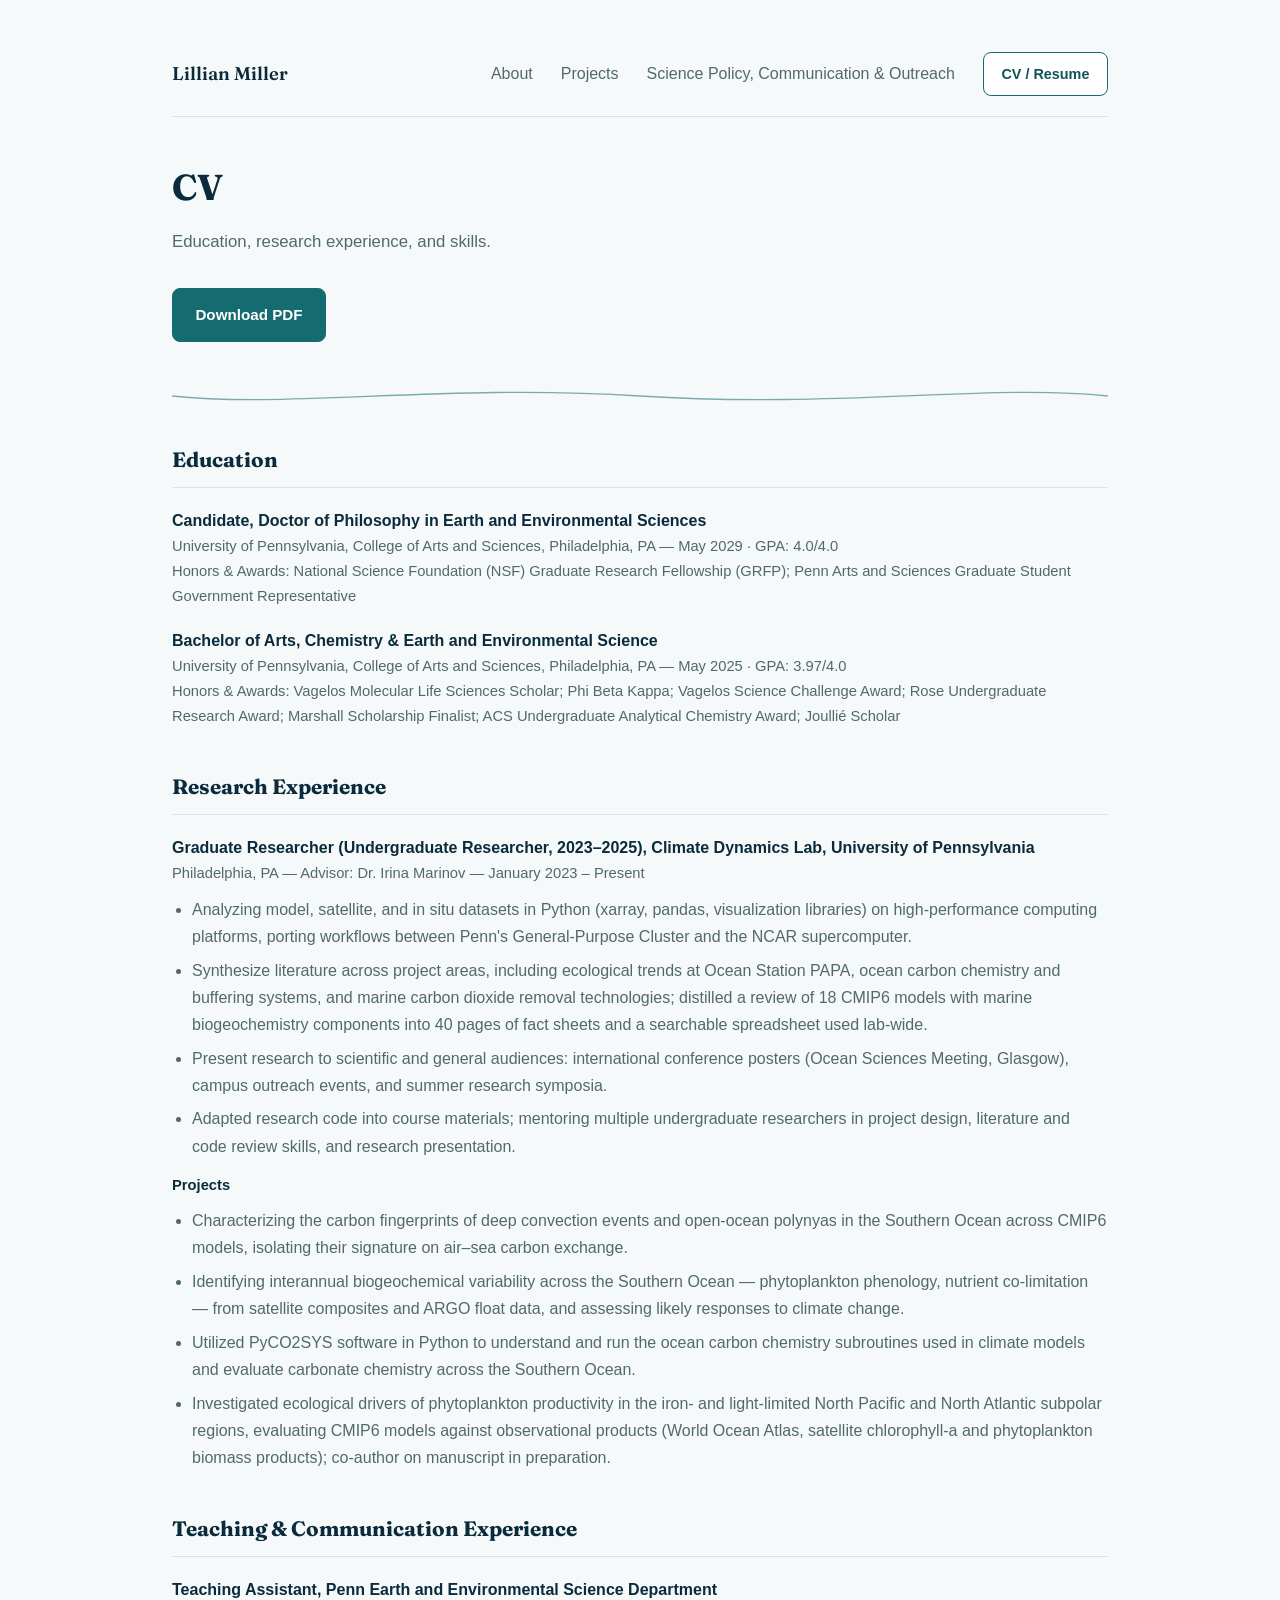
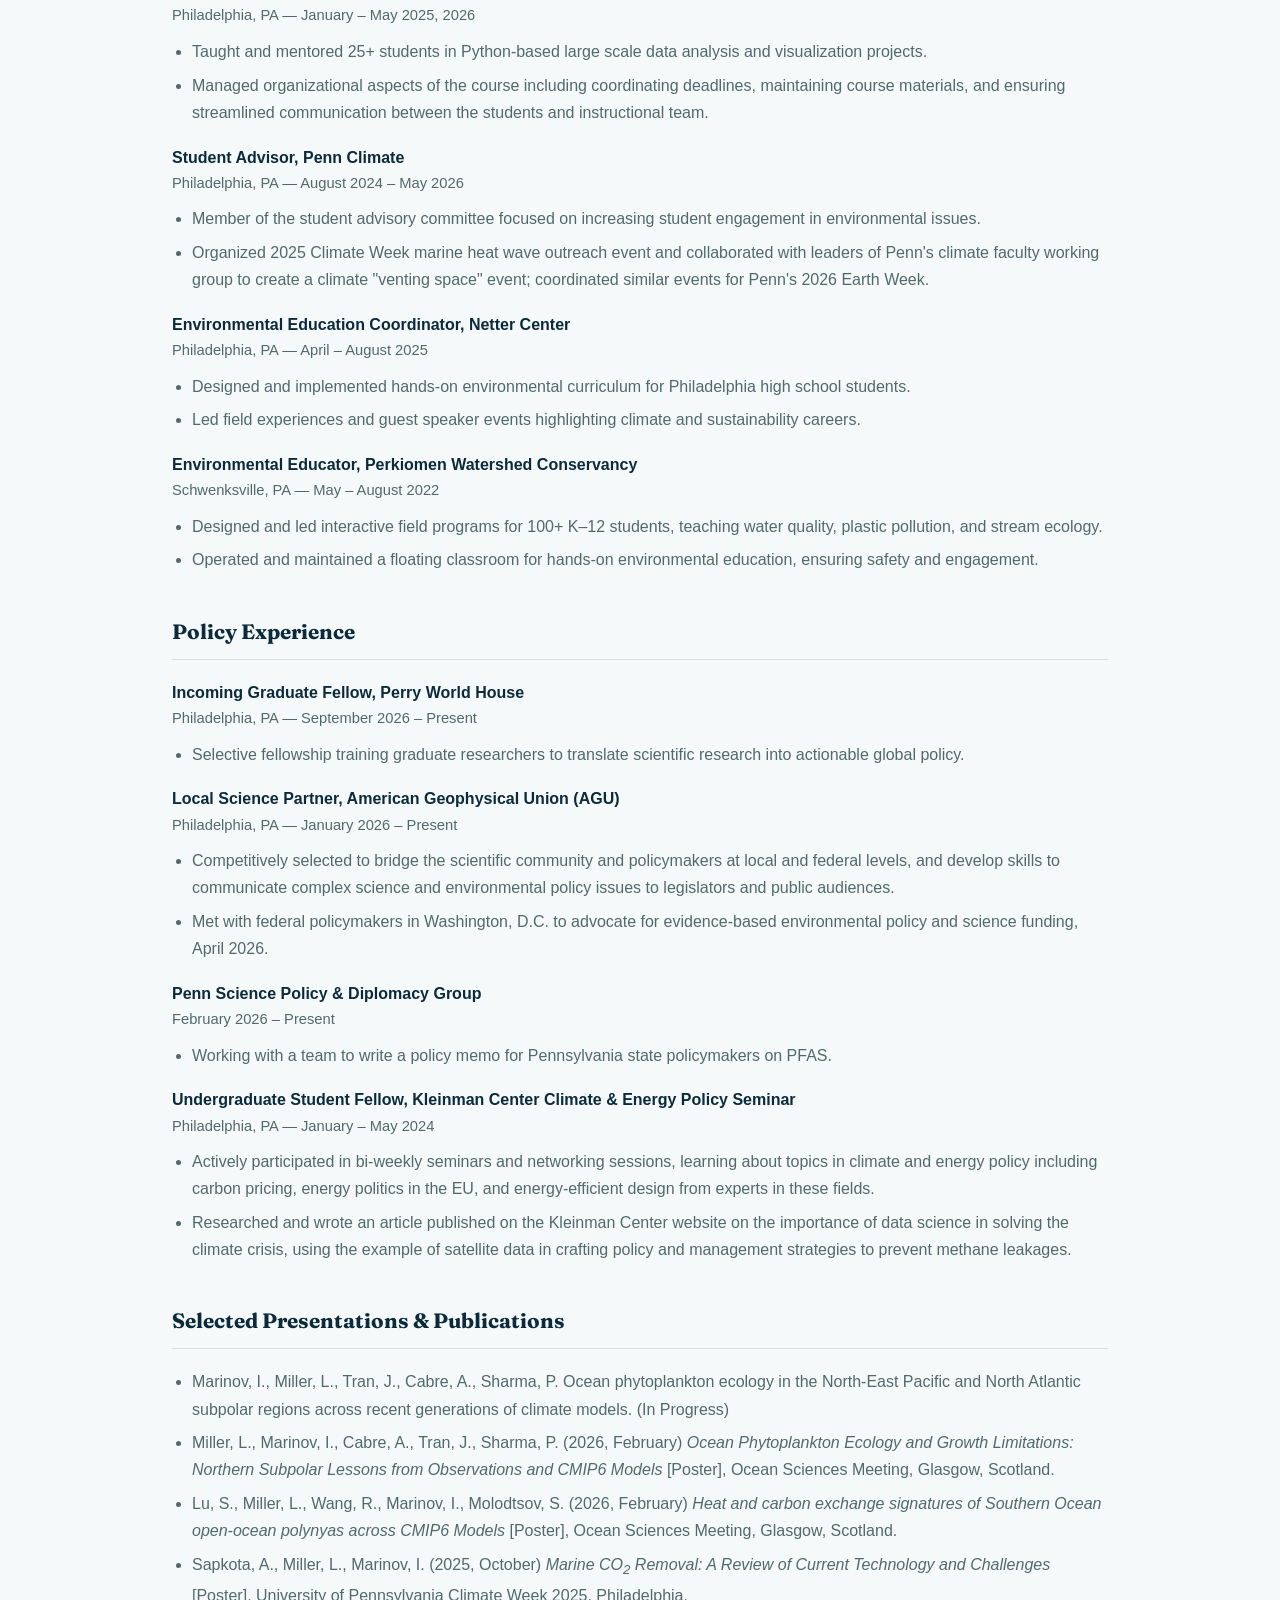
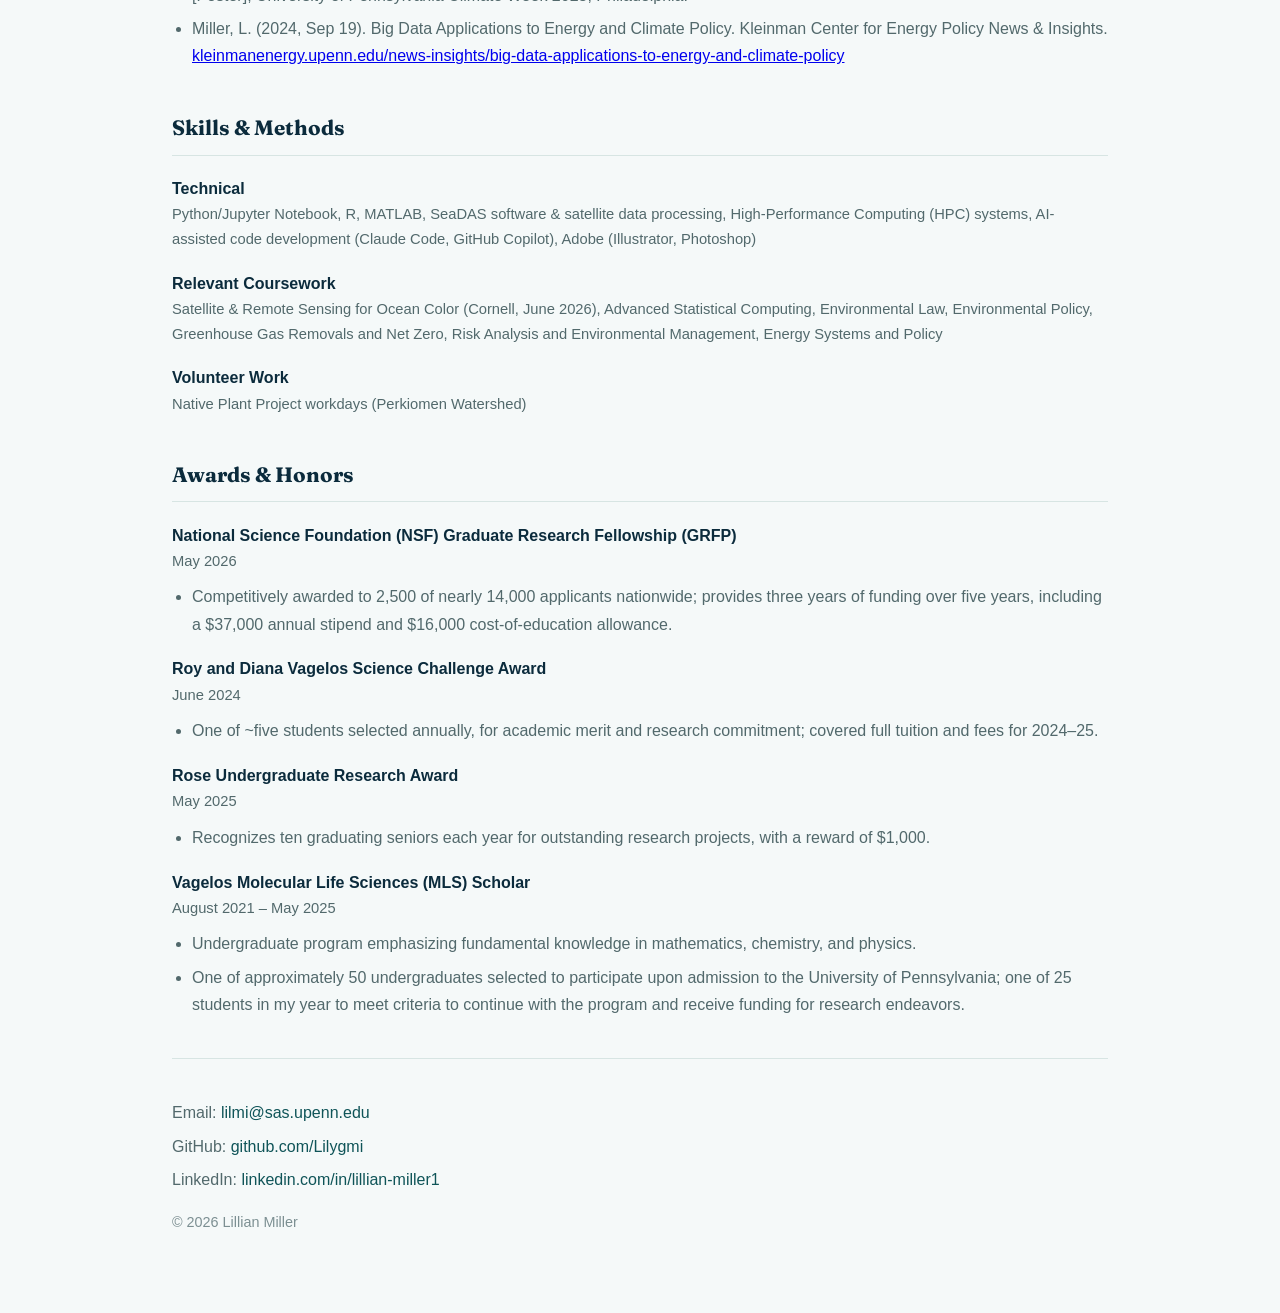
<file: cv.html>
<!DOCTYPE html>
<html lang="en">
<head>
  <meta charset="UTF-8" />
  <meta name="viewport" content="width=device-width, initial-scale=1.0" />
  <meta name="description" content="CV and resume of Lillian Miller, PhD student in Earth and Environmental Sciences at the University of Pennsylvania." />
  <title>CV — Lillian Miller</title>
  <link rel="stylesheet" href="styles.css">
</head>

<body>
  <div class="container">

    <nav>
      <a href="index.html" class="nav-logo">Lillian Miller</a>
      <div class="nav-right">
        <ul class="nav-links">
          <li><a href="index.html">About</a></li>
          <li><a href="projects.html">Projects</a></li>
          <li><a href="research.html">Science Policy, Communication & Outreach</a></li>
        </ul>
        <a class="btn btn-cv" href="cv.html">CV / Resume</a>
      </div>
    </nav>

    <div class="page-header">
      <h1>CV</h1>
      <p>Education, research experience, and skills.</p>
    </div>

    <div class="cv-download">
      <a class="btn btn-primary" href="Lillian_Resume_General.pdf" download="Lillian_Miller_Resume.pdf">Download PDF</a>
    </div>

    <svg class="wave-divider" viewBox="0 0 1200 40" preserveAspectRatio="none" aria-hidden="true">
      <path d="M0,20 C150,38 350,2 600,20 C850,38 1050,2 1200,20" fill="none" stroke-width="2"/>
    </svg>

    <section class="cv-section">
      <h2>Education</h2>
      <div class="cv-entry">
        <p class="cv-role">Candidate, Doctor of Philosophy in Earth and Environmental Sciences</p>
        <p class="cv-meta">University of Pennsylvania, College of Arts and Sciences, Philadelphia, PA — May 2029 · GPA: 4.0/4.0</p>
        <p class="cv-meta">Honors &amp; Awards: National Science Foundation (NSF) Graduate Research Fellowship (GRFP); Penn Arts and Sciences Graduate Student Government Representative</p>
      </div>
      <div class="cv-entry">
        <p class="cv-role">Bachelor of Arts, Chemistry &amp; Earth and Environmental Science</p>
        <p class="cv-meta">University of Pennsylvania, College of Arts and Sciences, Philadelphia, PA — May 2025 · GPA: 3.97/4.0</p>
        <p class="cv-meta">Honors &amp; Awards: Vagelos Molecular Life Sciences Scholar; Phi Beta Kappa; Vagelos Science Challenge Award; Rose Undergraduate Research Award; Marshall Scholarship Finalist; ACS Undergraduate Analytical Chemistry Award; Joullié Scholar</p>
      </div>
    </section>

    <section class="cv-section">
      <h2>Research Experience</h2>
      <div class="cv-entry">
        <p class="cv-role">Graduate Researcher (Undergraduate Researcher, 2023–2025), Climate Dynamics Lab, University of Pennsylvania</p>
        <p class="cv-meta">Philadelphia, PA — Advisor: Dr. Irina Marinov — January 2023 – Present</p>
        <ul>
          <li>Analyzing model, satellite, and in situ datasets in Python (xarray, pandas, visualization libraries) on high-performance computing platforms, porting workflows between Penn's General-Purpose Cluster and the NCAR supercomputer.</li>
          <li>Synthesize literature across project areas, including ecological trends at Ocean Station PAPA, ocean carbon chemistry and buffering systems, and marine carbon dioxide removal technologies; distilled a review of 18 CMIP6 models with marine biogeochemistry components into 40 pages of fact sheets and a searchable spreadsheet used lab-wide.</li>
          <li>Present research to scientific and general audiences: international conference posters (Ocean Sciences Meeting, Glasgow), campus outreach events, and summer research symposia.</li>
          <li>Adapted research code into course materials; mentoring multiple undergraduate researchers in project design, literature and code review skills, and research presentation.</li>
        </ul>
        <p class="cv-subhead">Projects</p>
        <ul>
          <li>Characterizing the carbon fingerprints of deep convection events and open-ocean polynyas in the Southern Ocean across CMIP6 models, isolating their signature on air–sea carbon exchange.</li>
          <li>Identifying interannual biogeochemical variability across the Southern Ocean — phytoplankton phenology, nutrient co-limitation — from satellite composites and ARGO float data, and assessing likely responses to climate change.</li>
          <li>Utilized PyCO2SYS software in Python to understand and run the ocean carbon chemistry subroutines used in climate models and evaluate carbonate chemistry across the Southern Ocean.</li>
          <li>Investigated ecological drivers of phytoplankton productivity in the iron- and light-limited North Pacific and North Atlantic subpolar regions, evaluating CMIP6 models against observational products (World Ocean Atlas, satellite chlorophyll-a and phytoplankton biomass products); co-author on manuscript in preparation.</li>
        </ul>
      </div>
    </section>

    <section class="cv-section">
      <h2>Teaching &amp; Communication Experience</h2>
      <div class="cv-entry">
        <p class="cv-role">Teaching Assistant, Penn Earth and Environmental Science Department</p>
        <p class="cv-meta">Philadelphia, PA — January – May 2025, 2026</p>
        <ul>
          <li>Taught and mentored 25+ students in Python-based large scale data analysis and visualization projects.</li>
          <li>Managed organizational aspects of the course including coordinating deadlines, maintaining course materials, and ensuring streamlined communication between the students and instructional team.</li>
        </ul>
      </div>
      <div class="cv-entry">
        <p class="cv-role">Student Advisor, Penn Climate</p>
        <p class="cv-meta">Philadelphia, PA — August 2024 – May 2026</p>
        <ul>
          <li>Member of the student advisory committee focused on increasing student engagement in environmental issues.</li>
          <li>Organized 2025 Climate Week marine heat wave outreach event and collaborated with leaders of Penn's climate faculty working group to create a climate "venting space" event; coordinated similar events for Penn's 2026 Earth Week.</li>
        </ul>
      </div>
      <div class="cv-entry">
        <p class="cv-role">Environmental Education Coordinator, Netter Center</p>
        <p class="cv-meta">Philadelphia, PA — April – August 2025</p>
        <ul>
          <li>Designed and implemented hands-on environmental curriculum for Philadelphia high school students.</li>
          <li>Led field experiences and guest speaker events highlighting climate and sustainability careers.</li>
        </ul>
      </div>
      <div class="cv-entry">
        <p class="cv-role">Environmental Educator, Perkiomen Watershed Conservancy</p>
        <p class="cv-meta">Schwenksville, PA — May – August 2022</p>
        <ul>
          <li>Designed and led interactive field programs for 100+ K–12 students, teaching water quality, plastic pollution, and stream ecology.</li>
          <li>Operated and maintained a floating classroom for hands-on environmental education, ensuring safety and engagement.</li>
        </ul>
      </div>
    </section>

    <section class="cv-section">
      <h2>Policy Experience</h2>
      <div class="cv-entry">
        <p class="cv-role">Incoming Graduate Fellow, Perry World House</p>
        <p class="cv-meta">Philadelphia, PA — September 2026 – Present</p>
        <ul>
          <li>Selective fellowship training graduate researchers to translate scientific research into actionable global policy.</li>
        </ul>
      </div>
      <div class="cv-entry">
        <p class="cv-role">Local Science Partner, American Geophysical Union (AGU)</p>
        <p class="cv-meta">Philadelphia, PA — January 2026 – Present</p>
        <ul>
          <li>Competitively selected to bridge the scientific community and policymakers at local and federal levels, and develop skills to communicate complex science and environmental policy issues to legislators and public audiences.</li>
          <li>Met with federal policymakers in Washington, D.C. to advocate for evidence-based environmental policy and science funding, April 2026.</li>
        </ul>
      </div>
      <div class="cv-entry">
        <p class="cv-role">Penn Science Policy &amp; Diplomacy Group</p>
        <p class="cv-meta">February 2026 – Present</p>
        <ul>
          <li>Working with a team to write a policy memo for Pennsylvania state policymakers on PFAS.</li>
        </ul>
      </div>
      <div class="cv-entry">
        <p class="cv-role">Undergraduate Student Fellow, Kleinman Center Climate &amp; Energy Policy Seminar</p>
        <p class="cv-meta">Philadelphia, PA — January – May 2024</p>
        <ul>
          <li>Actively participated in bi-weekly seminars and networking sessions, learning about topics in climate and energy policy including carbon pricing, energy politics in the EU, and energy-efficient design from experts in these fields.</li>
          <li>Researched and wrote an article published on the Kleinman Center website on the importance of data science in solving the climate crisis, using the example of satellite data in crafting policy and management strategies to prevent methane leakages.</li>
        </ul>
      </div>
    </section>

    <section class="cv-section">
      <h2>Selected Presentations &amp; Publications</h2>
      <div class="cv-entry">
        <ul>
          <li>Marinov, I., Miller, L., Tran, J., Cabre, A., Sharma, P. Ocean phytoplankton ecology in the North-East Pacific and North Atlantic subpolar regions across recent generations of climate models. (In Progress)</li>
          <li>Miller, L., Marinov, I., Cabre, A., Tran, J., Sharma, P. (2026, February) <em>Ocean Phytoplankton Ecology and Growth Limitations: Northern Subpolar Lessons from Observations and CMIP6 Models</em> [Poster], Ocean Sciences Meeting, Glasgow, Scotland.</li>
          <li>Lu, S., Miller, L., Wang, R., Marinov, I., Molodtsov, S. (2026, February) <em>Heat and carbon exchange signatures of Southern Ocean open-ocean polynyas across CMIP6 Models</em> [Poster], Ocean Sciences Meeting, Glasgow, Scotland.</li>
          <li>Sapkota, A., Miller, L., Marinov, I. (2025, October) <em>Marine CO<sub>2</sub> Removal: A Review of Current Technology and Challenges</em> [Poster], University of Pennsylvania Climate Week 2025, Philadelphia.</li>
          <li>Miller, L. (2024, Sep 19). Big Data Applications to Energy and Climate Policy. Kleinman Center for Energy Policy News &amp; Insights. <a href="https://kleinmanenergy.upenn.edu/news-insights/big-data-applications-to-energy-and-climate-policy/" target="_blank" rel="noopener noreferrer">kleinmanenergy.upenn.edu/news-insights/big-data-applications-to-energy-and-climate-policy</a></li>
        </ul>
      </div>
    </section>

    <section class="cv-section">
      <h2>Skills &amp; Methods</h2>
      <div class="cv-entry">
        <p class="cv-role">Technical</p>
        <p class="cv-meta">Python/Jupyter Notebook, R, MATLAB, SeaDAS software &amp; satellite data processing, High-Performance Computing (HPC) systems, AI-assisted code development (Claude Code, GitHub Copilot), Adobe (Illustrator, Photoshop)</p>
      </div>
      <div class="cv-entry">
        <p class="cv-role">Relevant Coursework</p>
        <p class="cv-meta">Satellite &amp; Remote Sensing for Ocean Color (Cornell, June 2026), Advanced Statistical Computing, Environmental Law, Environmental Policy, Greenhouse Gas Removals and Net Zero, Risk Analysis and Environmental Management, Energy Systems and Policy</p>
      </div>
      <div class="cv-entry">
        <p class="cv-role">Volunteer Work</p>
        <p class="cv-meta">Native Plant Project workdays (Perkiomen Watershed)</p>
      </div>
    </section>

    <section class="cv-section">
      <h2>Awards &amp; Honors</h2>
      <div class="cv-entry">
        <p class="cv-role">National Science Foundation (NSF) Graduate Research Fellowship (GRFP)</p>
        <p class="cv-meta">May 2026</p>
        <ul>
          <li>Competitively awarded to 2,500 of nearly 14,000 applicants nationwide; provides three years of funding over five years, including a $37,000 annual stipend and $16,000 cost-of-education allowance.</li>
        </ul>
      </div>
      <div class="cv-entry">
        <p class="cv-role">Roy and Diana Vagelos Science Challenge Award</p>
        <p class="cv-meta">June 2024</p>
        <ul>
          <li>One of ~five students selected annually, for academic merit and research commitment; covered full tuition and fees for 2024–25.</li>
        </ul>
      </div>
      <div class="cv-entry">
        <p class="cv-role">Rose Undergraduate Research Award</p>
        <p class="cv-meta">May 2025</p>
        <ul>
          <li>Recognizes ten graduating seniors each year for outstanding research projects, with a reward of $1,000.</li>
        </ul>
      </div>
      <div class="cv-entry">
        <p class="cv-role">Vagelos Molecular Life Sciences (MLS) Scholar</p>
        <p class="cv-meta">August 2021 – May 2025</p>
        <ul>
          <li>Undergraduate program emphasizing fundamental knowledge in mathematics, chemistry, and physics.</li>
          <li>One of approximately 50 undergraduates selected to participate upon admission to the University of Pennsylvania; one of 25 students in my year to meet criteria to continue with the program and receive funding for research endeavors.</li>
        </ul>
      </div>
    </section>

    <footer>
      <p>Email: <a href="mailto:lilmi@sas.upenn.edu">lilmi@sas.upenn.edu</a></p>
      <p>GitHub: <a href="https://github.com/Lilygmi" target="_blank" rel="noopener noreferrer">github.com/Lilygmi</a></p>
      <p>LinkedIn: <a href="https://www.linkedin.com/in/lillian-miller1/" target="_blank" rel="noopener noreferrer">linkedin.com/in/lillian-miller1</a></p>
      <p class="copyright">© 2026 Lillian Miller</p>
    </footer>

  </div>
</body>
</html>
</file>
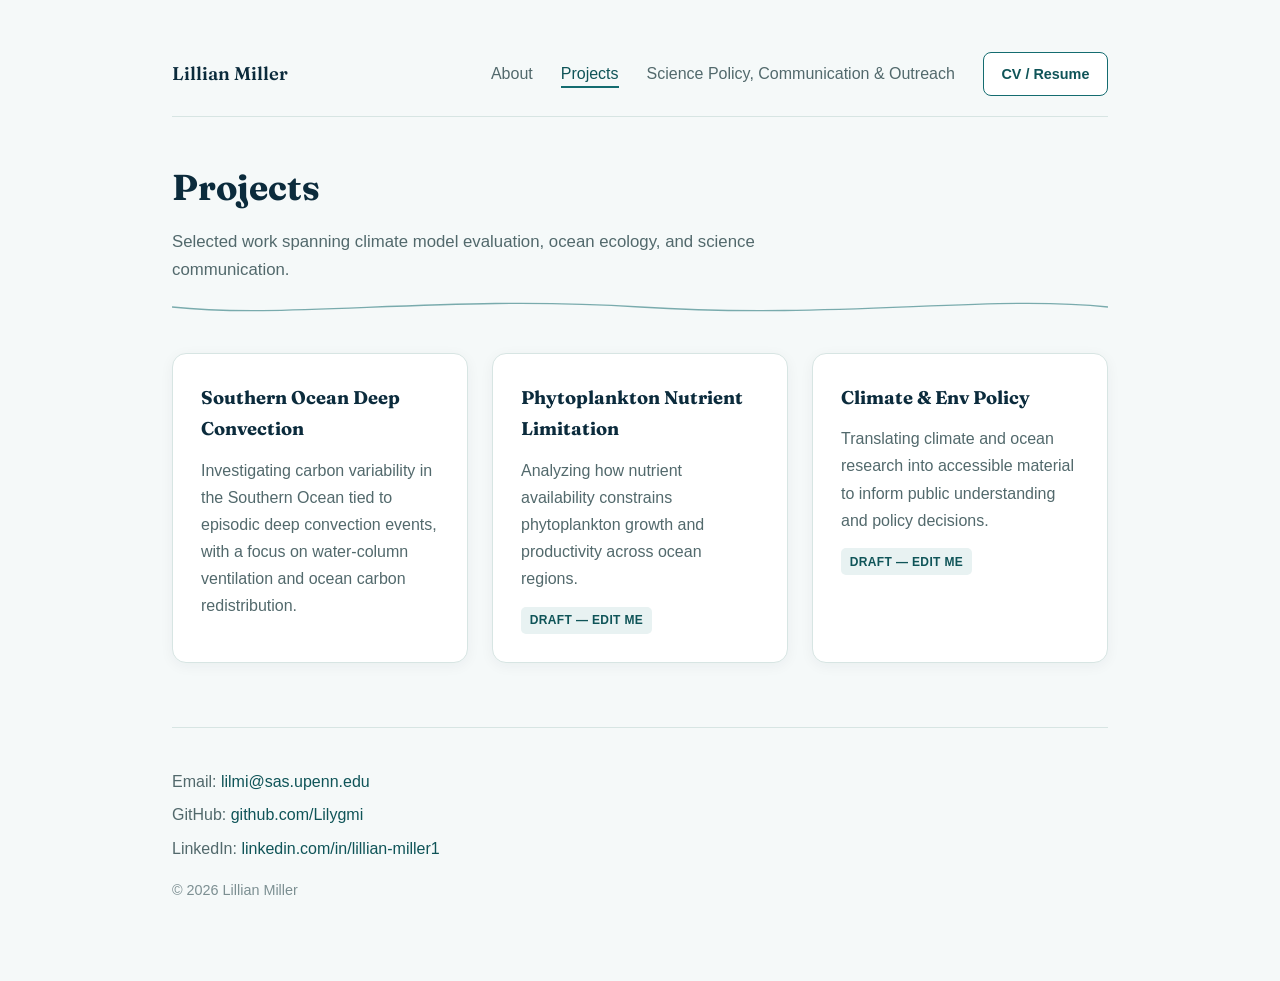
<file: projects.html>
<!DOCTYPE html>
<html lang="en">
<head>
  <meta charset="UTF-8" />
  <meta name="viewport" content="width=device-width, initial-scale=1.0" />
  <meta name="description" content="Research projects by Lillian Miller, including CMIP6 carbon cycle analysis and phytoplankton nutrient limitation." />
  <title>Projects — Lillian Miller</title>
  <link rel="stylesheet" href="styles.css">
</head>

<body>
  <div class="container">

    <nav>
      <a href="index.html" class="nav-logo">Lillian Miller</a>
      <div class="nav-right">
        <ul class="nav-links">
          <li><a href="index.html">About</a></li>
          <li><a href="projects.html" class="active">Projects</a></li>
          <li><a href="research.html">Science Policy, Communication & Outreach</a></li>
        </ul>
        <a class="btn btn-cv" href="cv.html">CV / Resume</a>
      </div>
    </nav>

    <div class="page-header">
      <h1>Projects</h1>
      <p>Selected work spanning climate model evaluation, ocean ecology, and science communication.</p>
    </div>

    <svg class="wave-divider" viewBox="0 0 1200 40" preserveAspectRatio="none" aria-hidden="true">
      <path d="M0,20 C150,38 350,2 600,20 C850,38 1050,2 1200,20" fill="none" stroke-width="2"/>
    </svg>

    <section>
      <div class="cards">
        <a href="so-deep-convection.html" class="card card-link">
          <h3>Southern Ocean Deep Convection</h3>
          <p>
            Investigating carbon variability in the Southern Ocean tied to episodic deep convection events, with a focus on water-column ventilation and ocean carbon redistribution.
          </p>
        </a>

        <div class="card">
          <h3>Phytoplankton Nutrient Limitation</h3>
          <p>
            Analyzing how nutrient availability constrains phytoplankton growth and productivity across ocean regions.
          </p>
          <span class="card-draft-note">Draft — edit me</span>
        </div>

        <div class="card">
          <h3>Climate &amp; Env Policy</h3>
          <p>
            Translating climate and ocean research into accessible material to inform public understanding and policy decisions.
          </p>
          <span class="card-draft-note">Draft — edit me</span>
        </div>
      </div>
    </section>

    <footer>
      <p>Email: <a href="mailto:lilmi@sas.upenn.edu">lilmi@sas.upenn.edu</a></p>
      <p>GitHub: <a href="https://github.com/Lilygmi" target="_blank" rel="noopener noreferrer">github.com/Lilygmi</a></p>
      <p>LinkedIn: <a href="https://www.linkedin.com/in/lillian-miller1/" target="_blank" rel="noopener noreferrer">linkedin.com/in/lillian-miller1</a></p>
      <p class="copyright">© 2026 Lillian Miller</p>
    </footer>

  </div>
</body>
</html>
</file>
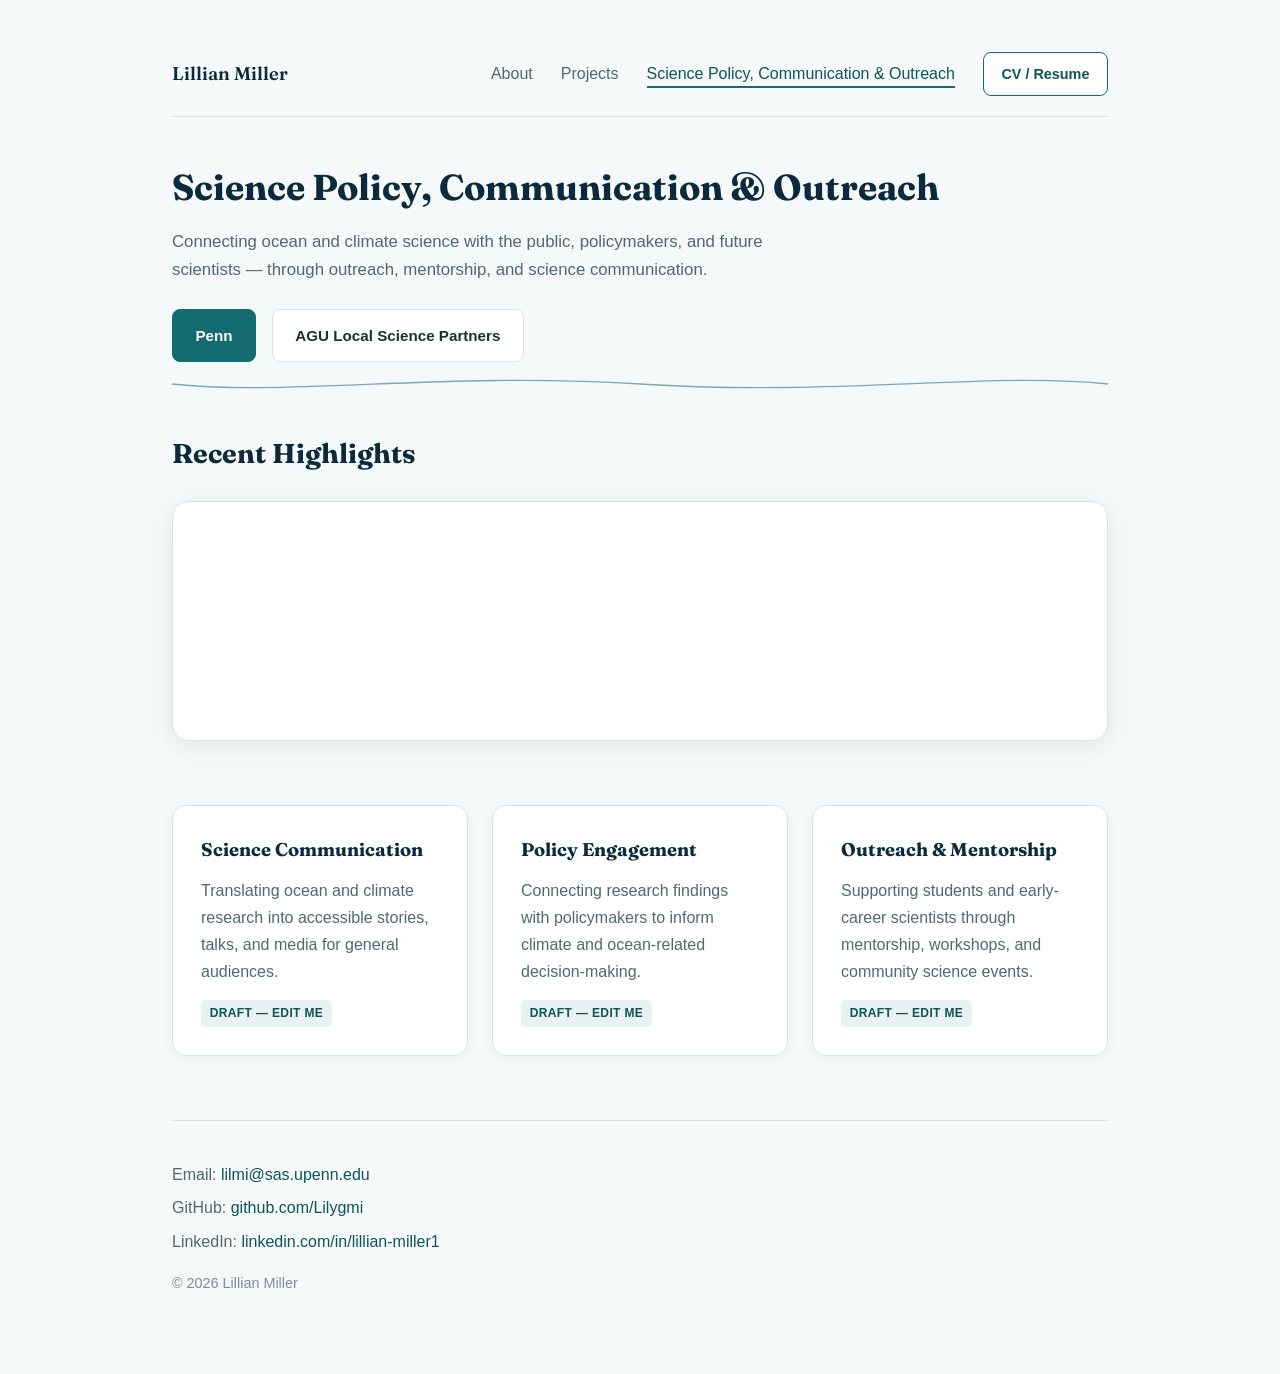
<file: research.html>
<!DOCTYPE html>
<html lang="en">
<head>
  <meta charset="UTF-8" />
  <meta name="viewport" content="width=device-width, initial-scale=1.0" />
  <meta name="description" content="Science policy, communication, and outreach work by Lillian Miller — connecting ocean and climate research with the public and policymakers." />
  <title>Science Policy, Communication & Outreach — Lillian Miller</title>
  <link rel="stylesheet" href="styles.css">
</head>

<body>
  <div class="container">

    <nav>
      <a href="index.html" class="nav-logo">Lillian Miller</a>
      <div class="nav-right">
        <ul class="nav-links">
          <li><a href="index.html">About</a></li>
          <li><a href="projects.html">Projects</a></li>
          <li><a href="research.html" class="active">Science Policy, Communication & Outreach</a></li>
        </ul>
        <a class="btn btn-cv" href="cv.html">CV / Resume</a>
      </div>
    </nav>

    <div class="page-header">
      <h1>Science Policy, Communication & Outreach</h1>
      <p>Connecting ocean and climate science with the public, policymakers, and future scientists — through outreach, mentorship, and science communication.</p>

      <div class="buttons">
        <a class="btn btn-primary" href="#">Penn</a>
        <a class="btn btn-secondary" href="#">AGU Local Science Partners</a>
      </div>
    </div>

    <svg class="wave-divider" viewBox="0 0 1200 40" preserveAspectRatio="none" aria-hidden="true">
      <path d="M0,20 C150,38 350,2 600,20 C850,38 1050,2 1200,20" fill="none" stroke-width="2"/>
    </svg>

    <section>
      <h2>Recent Highlights</h2>
      <div class="highlight-carousel">
        <div class="highlight-slide">
          <div class="highlight-image-placeholder">Add photo</div>
          <div class="highlight-text">
            <h3>Activity title</h3>
            <p>Short blurb about this recent activity — edit me.</p>
          </div>
        </div>
        <div class="highlight-slide">
          <div class="highlight-image-placeholder">Add photo</div>
          <div class="highlight-text">
            <h3>Activity title</h3>
            <p>Short blurb about this recent activity — edit me.</p>
          </div>
        </div>
        <div class="highlight-slide">
          <div class="highlight-image-placeholder">Add photo</div>
          <div class="highlight-text">
            <h3>Activity title</h3>
            <p>Short blurb about this recent activity — edit me.</p>
          </div>
        </div>
      </div>
    </section>

    <section>
      <div class="cards">
        <div class="card">
          <h3>Science Communication</h3>
          <p>
            Translating ocean and climate research into accessible stories, talks, and media for general audiences.
          </p>
          <span class="card-draft-note">Draft — edit me</span>
        </div>

        <div class="card">
          <h3>Policy Engagement</h3>
          <p>
            Connecting research findings with policymakers to inform climate and ocean-related decision-making.
          </p>
          <span class="card-draft-note">Draft — edit me</span>
        </div>

        <div class="card">
          <h3>Outreach &amp; Mentorship</h3>
          <p>
            Supporting students and early-career scientists through mentorship, workshops, and community science events.
          </p>
          <span class="card-draft-note">Draft — edit me</span>
        </div>
      </div>
    </section>

    <footer>
      <p>Email: <a href="mailto:lilmi@sas.upenn.edu">lilmi@sas.upenn.edu</a></p>
      <p>GitHub: <a href="https://github.com/Lilygmi" target="_blank" rel="noopener noreferrer">github.com/Lilygmi</a></p>
      <p>LinkedIn: <a href="https://www.linkedin.com/in/lillian-miller1/" target="_blank" rel="noopener noreferrer">linkedin.com/in/lillian-miller1</a></p>
      <p class="copyright">© 2026 Lillian Miller</p>
    </footer>

  </div>
</body>
</html>
</file>
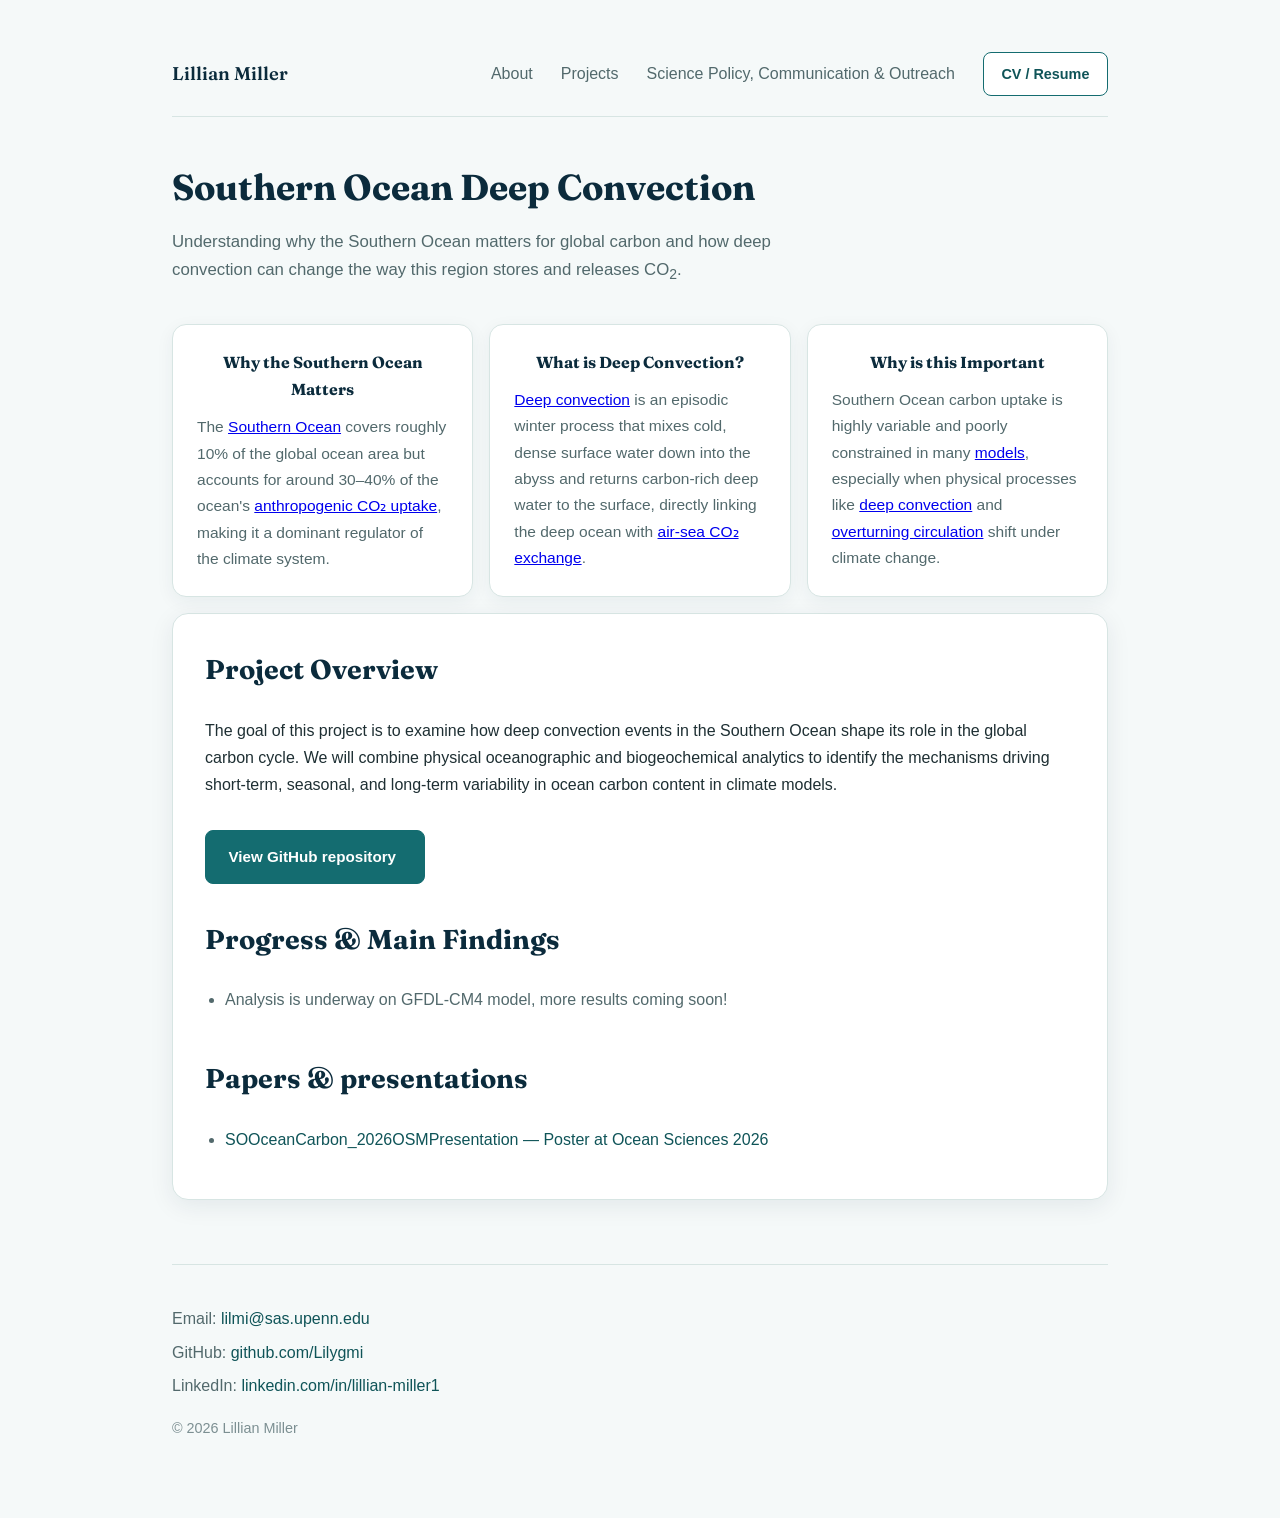
<file: so-deep-convection.html>
<!DOCTYPE html>
<html lang="en">
<head>
  <meta charset="UTF-8" />
  <meta name="viewport" content="width=device-width, initial-scale=1.0" />
  <meta name="description" content="Southern Ocean deep convection carbon variability research project by Lillian Miller." />
  <title>Southern Ocean Deep Convection — Lillian Miller</title>
  <link rel="stylesheet" href="styles.css">
</head>

<body>
  <div class="container">

    <nav>
      <a href="index.html" class="nav-logo">Lillian Miller</a>
      <div class="nav-right">
        <ul class="nav-links">
          <li><a href="index.html">About</a></li>
          <li><a href="projects.html">Projects</a></li>
          <li><a href="research.html">Science Policy, Communication & Outreach</a></li>
        </ul>
        <a class="btn btn-cv" href="cv.html">CV / Resume</a>
      </div>
    </nav>

    <div class="page-header">
      <h1>Southern Ocean Deep Convection</h1>
      <p>Understanding why the Southern Ocean matters for global carbon and how deep convection can change the way this region stores and releases CO<sub>2</sub>.</p>
    </div>

    <div class="project-highlights">
      <div class="info-card">
        <h3>Why the Southern Ocean Matters</h3>
        <p>The <a href="https://www.ipcc.ch/report/ar6/wg1/" target="_blank" rel="noopener noreferrer">Southern Ocean</a> covers roughly 10% of the global ocean area but accounts for around 30–40% of the ocean's <a href="https://doi.org/10.1038/s43017-022-00381-x" target="_blank" rel="noopener noreferrer">anthropogenic CO₂ uptake</a>, making it a dominant regulator of the climate system.</p>
      </div>
      <div class="info-card">
        <h3>What is Deep Convection?</h3>
        <p><a href="https://doi.org/10.1038/s41558-022-01555-7" target="_blank" rel="noopener noreferrer">Deep convection</a> is an episodic winter process that mixes cold, dense surface water down into the abyss and returns carbon-rich deep water to the surface, directly linking the deep ocean with <a href="https://www.ipcc.ch/report/ar6/wg1/" target="_blank" rel="noopener noreferrer">air-sea CO₂ exchange</a>.</p>
      </div>
      <div class="info-card">
        <h3>Why is this Important</h3>
        <p>Southern Ocean carbon uptake is highly variable and poorly constrained in many <a href="https://doi.org/10.1038/s43017-022-00381-x" target="_blank" rel="noopener noreferrer">models</a>, especially when physical processes like <a href="https://doi.org/10.1038/s41558-022-01555-7" target="_blank" rel="noopener noreferrer">deep convection</a> and <a href="https://www.ipcc.ch/report/ar6/wg1/" target="_blank" rel="noopener noreferrer">overturning circulation</a> shift under climate change.</p>
      </div>
    </div>

    <section class="project-detail">
      <div class="project-summary">
        <h2>Project Overview</h2>
        <p>The goal of this project is to examine how deep convection events in the Southern Ocean shape its role in the global carbon cycle. We will combine physical oceanographic and biogeochemical analytics to identify the mechanisms driving short-term, seasonal, and long-term variability in ocean carbon content in climate models.</p>
      </div>

      <div class="project-actions">
        <a class="btn btn-primary" href="https://github.com/Lilygmi/SouthernOceanCarbonConvection" target="_blank" rel="noopener noreferrer">View GitHub repository</a>
      </div>

      <div class="project-meta">
        <div>
          <h2>Progress & Main Findings</h2>
          <ul>
            <li>Analysis is underway on GFDL-CM4 model, more results coming soon!</li>
          </ul>
        </div>

        <div>
          <h2>Papers & presentations</h2>
          <ul>
            <li><a href="SOOceanCarbon_2026OSMPresentation.pdf" target="_blank" rel="noopener noreferrer">SOOceanCarbon_2026OSMPresentation — Poster at Ocean Sciences 2026</a></li>
          </ul>
        </div>
      </div>
    </section>

    <footer>
      <p>Email: <a href="mailto:lilmi@sas.upenn.edu">lilmi@sas.upenn.edu</a></p>
      <p>GitHub: <a href="https://github.com/Lilygmi" target="_blank" rel="noopener noreferrer">github.com/Lilygmi</a></p>
      <p>LinkedIn: <a href="https://www.linkedin.com/in/lillian-miller1/" target="_blank" rel="noopener noreferrer">linkedin.com/in/lillian-miller1</a></p>
      <p class="copyright">© 2026 Lillian Miller</p>
    </footer>

  </div>
</body>
</html>
</file>
<file: styles.css>
@import url('https://fonts.googleapis.com/css2?family=Fraunces:opsz,wght@9..144,500;9..144,600;9..144,700&display=swap');

:root {
  --navy: #0b2b3c;
  --teal: #146c70;
  --teal-dark: #0f5458;
  --bg: #f5f9f9;
  --card-bg: #ffffff;
  --border: #d7e5e3;
  --text: #1e2f33;
  --text-muted: #52696c;
}

* {
  margin: 0;
  padding: 0;
  box-sizing: border-box;
}

body {
  font-family: -apple-system, BlinkMacSystemFont, "Segoe UI", Roboto, sans-serif;
  background-color: var(--bg);
  color: var(--text);
  line-height: 1.7;
}

h1, h2, h3 {
  font-family: 'Fraunces', Georgia, serif;
  color: var(--navy);
}

.container {
  max-width: 1000px;
  margin: 0 auto;
  padding: 2rem;
}

/* ---------- NAV ---------- */
nav {
  display: flex;
  justify-content: space-between;
  align-items: center;
  gap: 1.5rem;
  padding: 1.25rem 0;
  border-bottom: 1px solid var(--border);
  flex-wrap: wrap;
}

.nav-logo {
  font-family: 'Fraunces', Georgia, serif;
  font-size: 1.15rem;
  font-weight: 600;
  color: var(--navy);
  text-decoration: none;
}

.nav-links {
  display: flex;
  align-items: center;
  gap: 1.75rem;
  list-style: none;
  flex-wrap: wrap;
}

.nav-links a {
  text-decoration: none;
  color: var(--text-muted);
  font-weight: 500;
  padding-bottom: 0.2rem;
  border-bottom: 2px solid transparent;
  transition: 0.2s ease;
}

.nav-links a:hover {
  color: var(--teal);
}

.nav-links a.active {
  color: var(--teal-dark);
  border-bottom-color: var(--teal);
}

.nav-right {
  display: flex;
  align-items: center;
  gap: 1.75rem;
}

/* ---------- WAVE DIVIDER (signature element) ---------- */
.wave-divider {
  display: block;
  width: 100%;
  height: 28px;
  margin: 0 0 2rem;
}

.wave-divider path {
  stroke: var(--teal);
  opacity: 0.55;
}

/* ---------- HERO (home page only) ---------- */
.hero {
  padding: 3rem 0 2.5rem;
}

.hero-layout {
  display: flex;
  align-items: center;
  gap: 3rem;
}

.hero-photo img {
  width: 240px;
  height: 240px;
  border-radius: 16px;
  object-fit: cover;
  border: 1px solid var(--border);
  box-shadow: 0 12px 28px rgba(11, 43, 60, 0.14);
  flex-shrink: 0;
}

.hero-text h1 {
  font-size: 2.75rem;
  line-height: 1.15;
  margin-bottom: 0.9rem;
}

.hero-text .tagline {
  font-size: 1.1rem;
  font-weight: 600;
  color: var(--teal-dark);
  margin-bottom: 1rem;
}

.hero-text p {
  font-size: 1.08rem;
  max-width: 600px;
  color: var(--text-muted);
  margin-bottom: 1.5rem;
}

/* ---------- BUTTONS ---------- */
.buttons {
  display: flex;
  gap: 1rem;
  flex-wrap: wrap;
}

.btn {
  display: inline-block;
  padding: 0.8rem 1.4rem;
  border-radius: 8px;
  text-decoration: none;
  font-weight: 600;
  font-size: 0.95rem;
  border: 1px solid transparent;
  transition: 0.2s ease;
}

.btn-primary {
  background-color: var(--teal);
  color: white;
  border-color: var(--teal);
}

.btn-primary:hover {
  background-color: var(--teal-dark);
  border-color: var(--teal-dark);
}

.btn-secondary {
  border: 1px solid var(--border);
  color: var(--text);
  background: var(--card-bg);
}

.btn-secondary:hover {
  border-color: var(--teal);
  color: var(--teal-dark);
}

.btn-cv {
  border: 1px solid var(--teal);
  color: var(--teal-dark);
  background: var(--card-bg);
  padding: 0.55rem 1.1rem;
  font-size: 0.9rem;
}

.btn-cv:hover {
  background: var(--teal);
  color: white;
}

/* ---------- PAGE HEADER BUTTONS ---------- */
.page-header .buttons {
  margin-top: 1.5rem;
}

/* ---------- HIGHLIGHTS CAROUSEL ---------- */
.highlight-carousel {
  position: relative;
  background: var(--card-bg);
  border: 1px solid var(--border);
  border-radius: 16px;
  box-shadow: 0 6px 24px rgba(11, 43, 60, 0.08);
  min-height: 240px;
  overflow: hidden;
}

.highlight-slide {
  position: absolute;
  inset: 0;
  display: grid;
  grid-template-columns: 220px 1fr;
  align-items: center;
  gap: 1.75rem;
  padding: 1.75rem;
  opacity: 0;
  animation: highlight-fade 15s infinite;
}

.highlight-slide:nth-child(1) { animation-delay: 0s; }
.highlight-slide:nth-child(2) { animation-delay: -5s; }
.highlight-slide:nth-child(3) { animation-delay: -10s; }

@keyframes highlight-fade {
  0%   { opacity: 0; }
  3%   { opacity: 1; }
  30%  { opacity: 1; }
  36%  { opacity: 0; }
  100% { opacity: 0; }
}

.highlight-image-placeholder {
  width: 220px;
  height: 180px;
  border-radius: 12px;
  border: 1px dashed var(--teal);
  background: #e8f2f2;
  color: var(--teal-dark);
  display: flex;
  align-items: center;
  justify-content: center;
  text-align: center;
  font-weight: 600;
  font-size: 0.85rem;
  padding: 1rem;
  flex-shrink: 0;
}

.highlight-image {
  width: 220px;
  height: 180px;
  border-radius: 12px;
  object-fit: cover;
  flex-shrink: 0;
}

.highlight-text h3 {
  font-size: 1.1rem;
  margin-bottom: 0.5rem;
}

.highlight-text p {
  color: var(--text-muted);
}

/* ---------- SECTIONS / CARDS ---------- */
section {
  margin-bottom: 4rem;
}

.page-header {
  padding: 2.5rem 0 0.5rem;
}

.page-header h1 {
  font-size: 2.25rem;
  margin-bottom: 0.6rem;
}

.page-header p {
  color: var(--text-muted);
  font-size: 1.05rem;
  max-width: 640px;
}

section h2 {
  font-size: 1.7rem;
  margin-bottom: 1.5rem;
}

.about-block {
  background: var(--card-bg);
  padding: 2rem;
  border-radius: 14px;
  border: 1px solid var(--border);
}

.about-block p + p {
  margin-top: 1.1rem;
}

.cards {
  display: grid;
  grid-template-columns: repeat(auto-fit, minmax(280px, 1fr));
  gap: 1.5rem;
}

.card {
  background: var(--card-bg);
  padding: 1.75rem;
  border-radius: 14px;
  border: 1px solid var(--border);
  box-shadow: 0 3px 14px rgba(11, 43, 60, 0.05);
  transition: transform 0.2s ease, box-shadow 0.2s ease;
}

.card:hover {
  transform: translateY(-3px);
  box-shadow: 0 8px 22px rgba(11, 43, 60, 0.09);
}

.card h3 {
  font-size: 1.15rem;
  margin-bottom: 0.75rem;
}

.card p {
  color: var(--text-muted);
}

.card-draft-note {
  display: inline-block;
  margin-top: 0.9rem;
  font-size: 0.75rem;
  font-weight: 600;
  letter-spacing: 0.03em;
  text-transform: uppercase;
  color: var(--teal-dark);
  background: #e8f2f2;
  padding: 0.2rem 0.55rem;
  border-radius: 5px;
}

.card-link {
  display: block;
  color: inherit;
  text-decoration: none;
}

.card-link:hover {
  text-decoration: none;
}

.project-highlights {
  display: grid;
  grid-template-columns: repeat(auto-fit, minmax(240px, 1fr));
  gap: 1rem;
  margin: 1.75rem 0 1rem;
}

.info-card {
  background: var(--card-bg);
  border: 1px solid var(--border);
  border-radius: 14px;
  padding: 1.5rem;
  box-shadow: 0 5px 18px rgba(11, 43, 60, 0.06);
}

.info-card h3 {
  font-size: 1rem;
  margin-bottom: 0.7rem;
  text-align: center;
}

.info-card p {
  color: var(--text-muted);
  font-size: 0.97rem;
}

.project-sources {
  margin-bottom: 2rem;
  color: var(--text-muted);
  font-size: 0.95rem;
}

.project-sources em {
  font-style: normal;
  font-weight: 600;
}

.project-sources a {
  color: var(--teal-dark);
  text-decoration: none;
}

.project-sources a:hover {
  text-decoration: underline;
}

.project-detail {
  background: var(--card-bg);
  border: 1px solid var(--border);
  border-radius: 16px;
  padding: 2rem;
  box-shadow: 0 6px 24px rgba(11, 43, 60, 0.08);
}

.project-summary {
  margin-bottom: 2rem;
}

.project-actions {
  margin-bottom: 2rem;
}

.project-actions .btn {
  min-width: 220px;
}

.project-meta {
  display: grid;
  gap: 1.75rem;
}

.project-meta ul {
  margin-top: 0.85rem;
  padding-left: 1.25rem;
  color: var(--text-muted);
}

.project-meta li {
  margin-bottom: 0.9rem;
}

.project-meta a {
  color: var(--teal-dark);
  text-decoration: none;
}

.project-meta a:hover {
  text-decoration: underline;
}

/* ---------- CV PAGE ---------- */
.cv-download {
  display: flex;
  align-items: center;
  gap: 1rem;
  margin: 1.5rem 0 2.5rem;
  flex-wrap: wrap;
}

.cv-section {
  margin-bottom: 2.5rem;
}

.cv-section h2 {
  font-size: 1.3rem;
  border-bottom: 1px solid var(--border);
  padding-bottom: 0.6rem;
  margin-bottom: 1.2rem;
}

.cv-entry {
  margin-bottom: 1.1rem;
}

.cv-entry .cv-role {
  font-weight: 600;
  color: var(--navy);
}

.cv-entry .cv-meta {
  color: var(--text-muted);
  font-size: 0.92rem;
}

.cv-placeholder {
  color: var(--text-muted);
  font-style: italic;
  font-size: 0.92rem;
}

.cv-entry ul {
  margin-top: 0.6rem;
  padding-left: 1.25rem;
  color: var(--text-muted);
}

.cv-entry li {
  margin-bottom: 0.4rem;
}

.cv-entry .cv-subhead {
  font-weight: 600;
  color: var(--navy);
  font-size: 0.92rem;
  margin-top: 0.8rem;
}

/* ---------- FOOTER ---------- */
footer {
  padding: 2.5rem 0;
  border-top: 1px solid var(--border);
  color: var(--text-muted);
}

footer p {
  margin-bottom: 0.4rem;
}

footer a {
  color: var(--teal-dark);
  text-decoration: none;
}

footer a:hover {
  text-decoration: underline;
}

footer .copyright {
  margin-top: 1rem;
  font-size: 0.9rem;
  color: #7c8f92;
}

/* ---------- RESPONSIVE ---------- */
@media (max-width: 768px) {
  nav {
    flex-direction: column;
    align-items: flex-start;
    gap: 1rem;
  }

  .nav-right {
    width: 100%;
    justify-content: space-between;
  }

  .hero-layout {
    flex-direction: column;
    text-align: center;
    gap: 1.5rem;
  }

  .hero-text h1 {
    font-size: 2.1rem;
  }

  .hero-text p {
    max-width: none;
  }

  .buttons {
    justify-content: center;
  }

  .highlight-carousel {
    min-height: 420px;
  }

  .highlight-slide {
    grid-template-columns: 1fr;
    justify-items: center;
    text-align: center;
  }
}

@media (prefers-reduced-motion: reduce) {
  * {
    transition: none !important;
  }

  .highlight-slide {
    animation: none;
    opacity: 0;
  }

  .highlight-slide:first-child {
    opacity: 1;
  }
}
</file>
